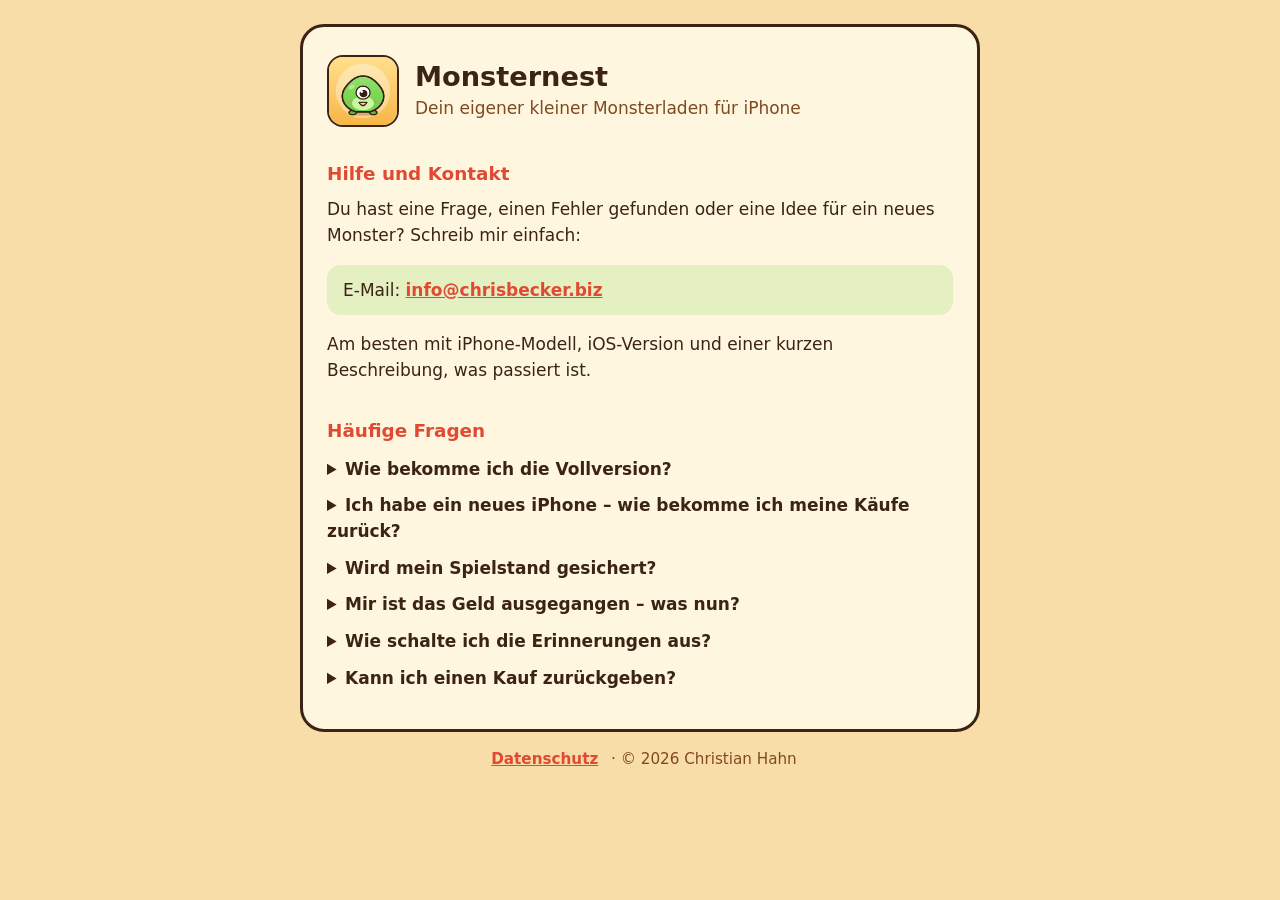
<file: index.html>
<!doctype html>
<html lang="de">
<head>
<meta charset="utf-8">
<meta name="viewport" content="width=device-width, initial-scale=1">
<title>Monsternest – Hilfe und Kontakt</title>
<link rel="stylesheet" href="style.css">
<link rel="icon" href="icon.png">
</head>
<body>
<main>
  <header>
    <img src="icon.png" alt="App-Icon von Monsternest">
    <div>
      <h1>Monsternest</h1>
      <p class="sub">Dein eigener kleiner Monsterladen für iPhone</p>
    </div>
  </header>

  <h2>Hilfe und Kontakt</h2>
  <p>Du hast eine Frage, einen Fehler gefunden oder eine Idee für ein neues Monster? Schreib mir einfach:</p>
  <div class="box">
    E-Mail: <a href="mailto:info@chrisbecker.biz">info@chrisbecker.biz</a>
  </div>
  <p>Am besten mit iPhone-Modell, iOS-Version und einer kurzen Beschreibung, was passiert ist.</p>

  <h2>Häufige Fragen</h2>
  <details>
    <summary>Wie bekomme ich die Vollversion?</summary>
    <p>Bis Stufe 5 ist Monsternest kostenlos. Unter <b>Laden → Vollversion &amp; Pakete</b> kannst du die Vollversion einmalig kaufen – danach geht es ohne Grenze weiter. Deine bis dahin gesammelte Erfahrung zählt sofort.</p>
  </details>
  <details>
    <summary>Ich habe ein neues iPhone – wie bekomme ich meine Käufe zurück?</summary>
    <p>Öffne <b>Laden → Vollversion &amp; Pakete</b> und tippe auf <b>Käufe wiederherstellen</b>. Käufe gelten für alle Geräte mit deinem Apple-Account und auch für die Familienfreigabe.</p>
  </details>
  <details>
    <summary>Wird mein Spielstand gesichert?</summary>
    <p>Der Spielstand liegt auf deinem Gerät und ist Teil der normalen iPhone-Sicherung (iCloud-Backup oder Sicherung am Computer). Wenn du die App löschst, ist der Spielstand weg – gekaufte Inhalte bleiben aber erhalten.</p>
  </details>
  <details>
    <summary>Mir ist das Geld ausgegangen – was nun?</summary>
    <p>Keine Sorge: Hast du genau 0 Münzen, bekommst du nach 5 Minuten 50 Münzen geschenkt. Die Wartezeit siehst du unter der Münzanzeige.</p>
  </details>
  <details>
    <summary>Wie schalte ich die Erinnerungen aus?</summary>
    <p>In den iOS-Einstellungen unter <b>Mitteilungen → Monsternest</b>.</p>
  </details>
  <details>
    <summary>Kann ich einen Kauf zurückgeben?</summary>
    <p>Erstattungen wickelt Apple ab: <a href="https://reportaproblem.apple.com">reportaproblem.apple.com</a>.</p>
  </details>
</main>
<nav>
  <a href="datenschutz.html">Datenschutz</a> · © 2026 Christian Hahn
</nav>
</body>
</html>
</file>
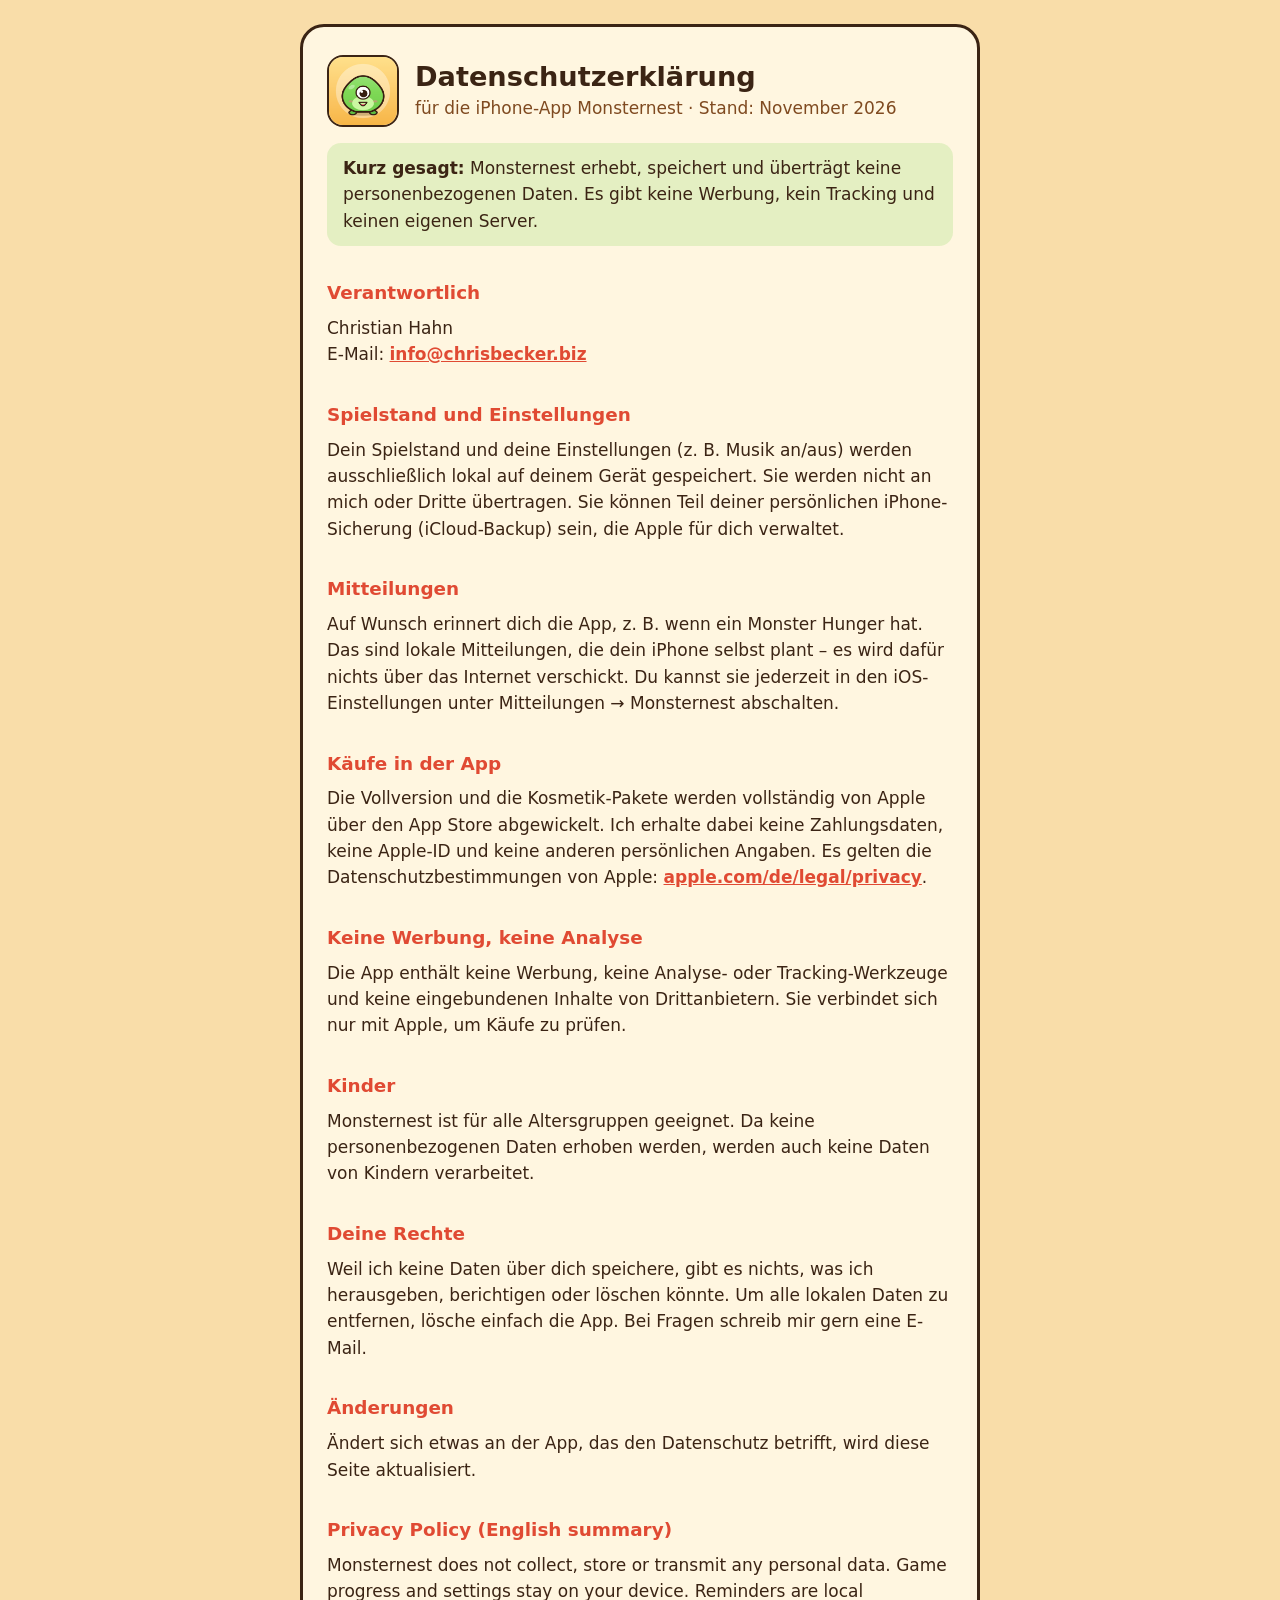
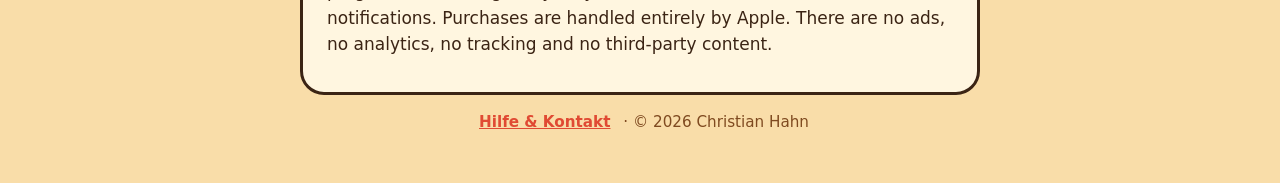
<file: datenschutz.html>
<!doctype html>
<html lang="de">
<head>
<meta charset="utf-8">
<meta name="viewport" content="width=device-width, initial-scale=1">
<title>Monsternest – Datenschutzerklärung</title>
<link rel="stylesheet" href="style.css">
<link rel="icon" href="icon.png">
</head>
<body>
<main>
  <header>
    <img src="icon.png" alt="App-Icon von Monsternest">
    <div>
      <h1>Datenschutzerklärung</h1>
      <p class="sub">für die iPhone-App Monsternest · Stand: November 2026</p>
    </div>
  </header>

  <div class="box"><b>Kurz gesagt:</b> Monsternest erhebt, speichert und überträgt keine personenbezogenen Daten. Es gibt keine Werbung, kein Tracking und keinen eigenen Server.</div>

  <h2>Verantwortlich</h2>
  <p>Christian Hahn<br>
   E-Mail: <a href="mailto:info@chrisbecker.biz">info@chrisbecker.biz</a></p>

  <h2>Spielstand und Einstellungen</h2>
  <p>Dein Spielstand und deine Einstellungen (z. B. Musik an/aus) werden ausschließlich lokal auf deinem Gerät gespeichert. Sie werden nicht an mich oder Dritte übertragen. Sie können Teil deiner persönlichen iPhone-Sicherung (iCloud-Backup) sein, die Apple für dich verwaltet.</p>

  <h2>Mitteilungen</h2>
  <p>Auf Wunsch erinnert dich die App, z. B. wenn ein Monster Hunger hat. Das sind lokale Mitteilungen, die dein iPhone selbst plant – es wird dafür nichts über das Internet verschickt. Du kannst sie jederzeit in den iOS-Einstellungen unter Mitteilungen → Monsternest abschalten.</p>

  <h2>Käufe in der App</h2>
  <p>Die Vollversion und die Kosmetik-Pakete werden vollständig von Apple über den App Store abgewickelt. Ich erhalte dabei keine Zahlungsdaten, keine Apple-ID und keine anderen persönlichen Angaben. Es gelten die Datenschutzbestimmungen von Apple: <a href="https://www.apple.com/de/legal/privacy/">apple.com/de/legal/privacy</a>.</p>

  <h2>Keine Werbung, keine Analyse</h2>
  <p>Die App enthält keine Werbung, keine Analyse- oder Tracking-Werkzeuge und keine eingebundenen Inhalte von Drittanbietern. Sie verbindet sich nur mit Apple, um Käufe zu prüfen.</p>

  <h2>Kinder</h2>
  <p>Monsternest ist für alle Altersgruppen geeignet. Da keine personenbezogenen Daten erhoben werden, werden auch keine Daten von Kindern verarbeitet.</p>

  <h2>Deine Rechte</h2>
  <p>Weil ich keine Daten über dich speichere, gibt es nichts, was ich herausgeben, berichtigen oder löschen könnte. Um alle lokalen Daten zu entfernen, lösche einfach die App. Bei Fragen schreib mir gern eine E-Mail.</p>

  <h2>Änderungen</h2>
  <p>Ändert sich etwas an der App, das den Datenschutz betrifft, wird diese Seite aktualisiert.</p>

  <h2 lang="en">Privacy Policy (English summary)</h2>
  <p lang="en">Monsternest does not collect, store or transmit any personal data. Game progress and settings stay on your device. Reminders are local notifications. Purchases are handled entirely by Apple. There are no ads, no analytics, no tracking and no third-party content.</p>
</main>
<nav>
  <a href="index.html">Hilfe &amp; Kontakt</a> · © 2026 Christian Hahn
</nav>
</body>
</html>
</file>
<file: style.css>
:root {
  --bg: #f9dda9;
  --paper: #fff6e0;
  --ink: #3b2414;
  --muted: #7f4a20;
  --accent: #e04a33;
  --green: #6bcb3b;
  color-scheme: light;
}
@media (prefers-color-scheme: dark) {
  :root {
    --bg: #2b1c12;
    --paper: #3b2a1d;
    --ink: #f6e7c6;
    --muted: #e0b98a;
    --accent: #ff7a5c;
    color-scheme: dark;
  }
}
* { box-sizing: border-box; }
body {
  margin: 0;
  padding: 24px 16px 48px;
  background: var(--bg);
  color: var(--ink);
  font: 17px/1.55 ui-rounded, "SF Pro Rounded", system-ui, -apple-system, "Segoe UI", sans-serif;
}
main {
  max-width: 680px;
  margin: 0 auto;
  background: var(--paper);
  border: 3px solid var(--ink);
  border-radius: 24px;
  padding: 28px 24px;
}
header { display: flex; align-items: center; gap: 16px; margin-bottom: 8px; }
header img { width: 72px; height: 72px; border-radius: 16px; border: 2px solid var(--ink); }
h1 { font-size: 1.7rem; margin: 0; line-height: 1.2; }
h2 { font-size: 1.15rem; margin: 1.8em 0 0.4em; color: var(--accent); }
p, li { margin: 0.4em 0; }
ul { padding-left: 1.2em; }
a { color: var(--accent); font-weight: 700; }
.sub { color: var(--muted); margin: 2px 0 0; }
.box { background: color-mix(in srgb, var(--green) 18%, transparent); border-radius: 14px; padding: 12px 16px; margin: 16px 0; }
nav { max-width: 680px; margin: 16px auto 0; text-align: center; color: var(--muted); font-size: 0.95rem; }
nav a { margin: 0 8px; }
details { margin: 0.6em 0; }
summary { font-weight: 700; cursor: pointer; }
</file>
